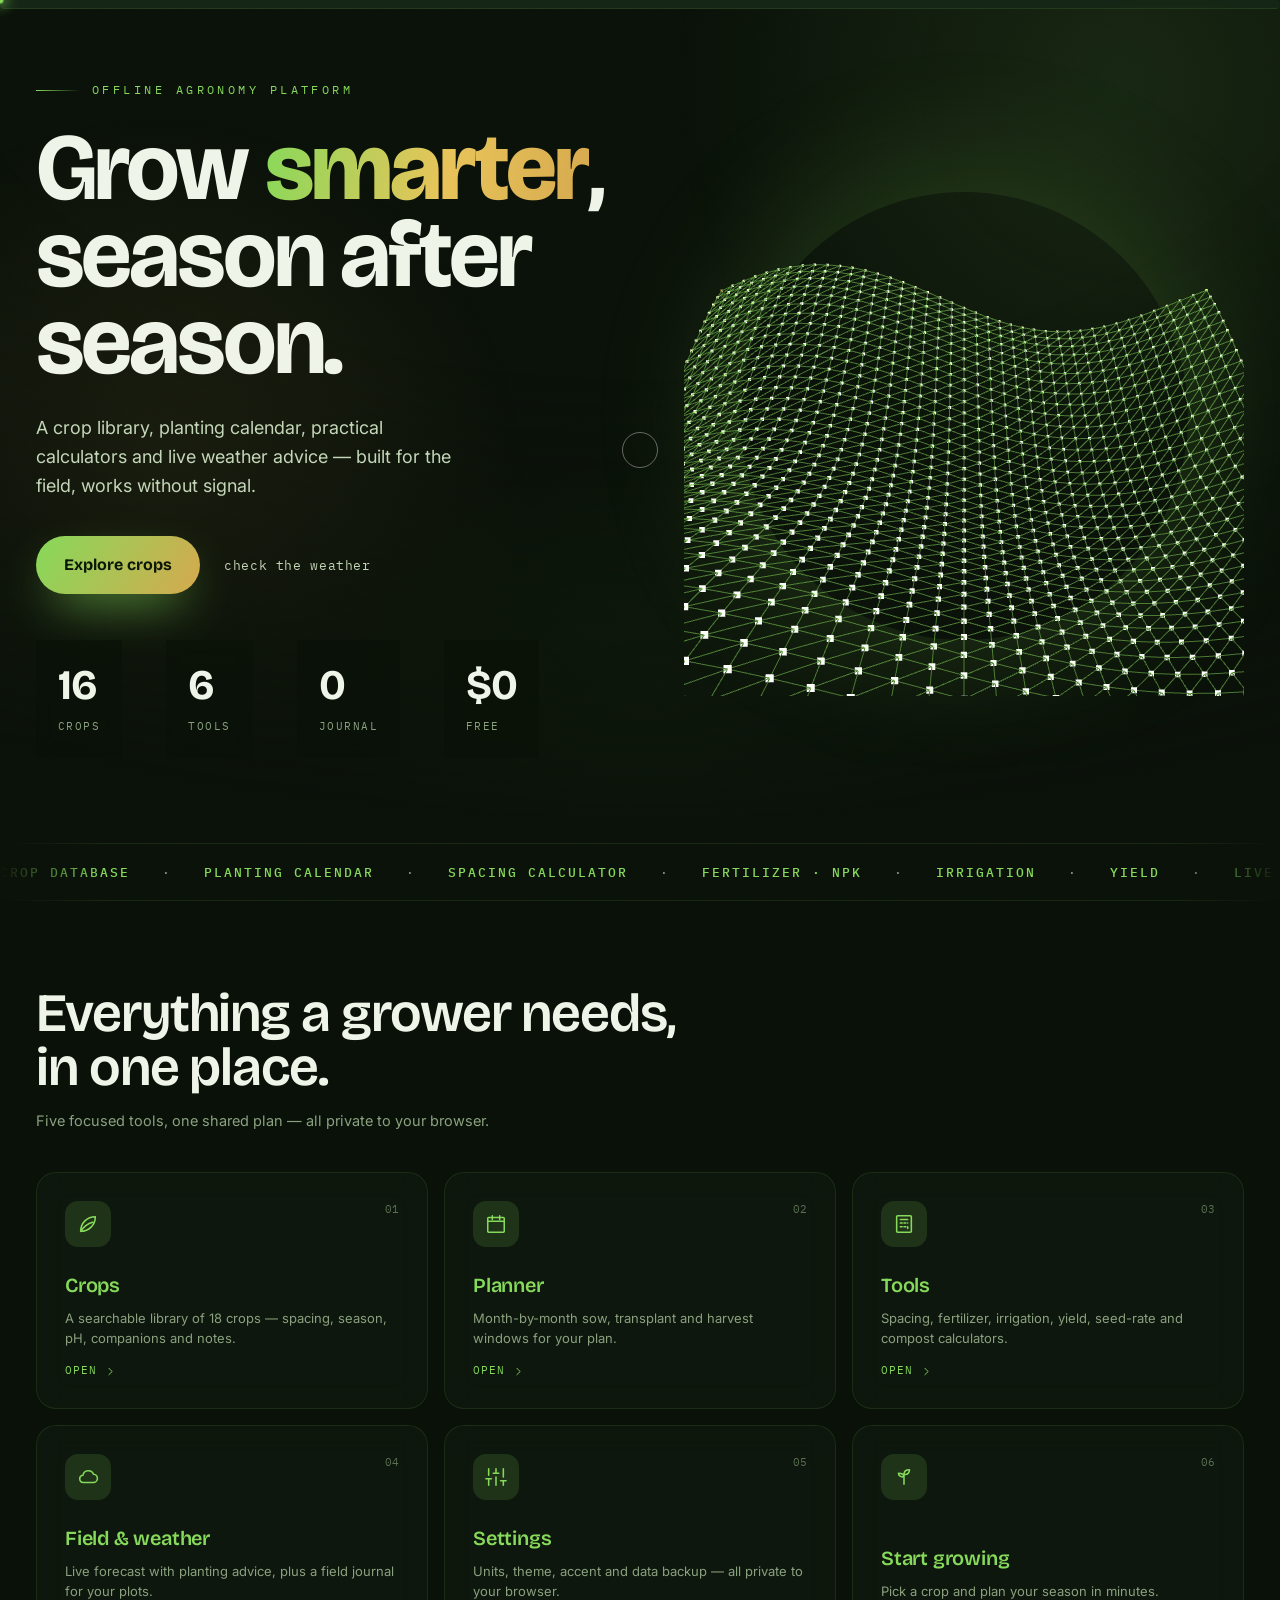
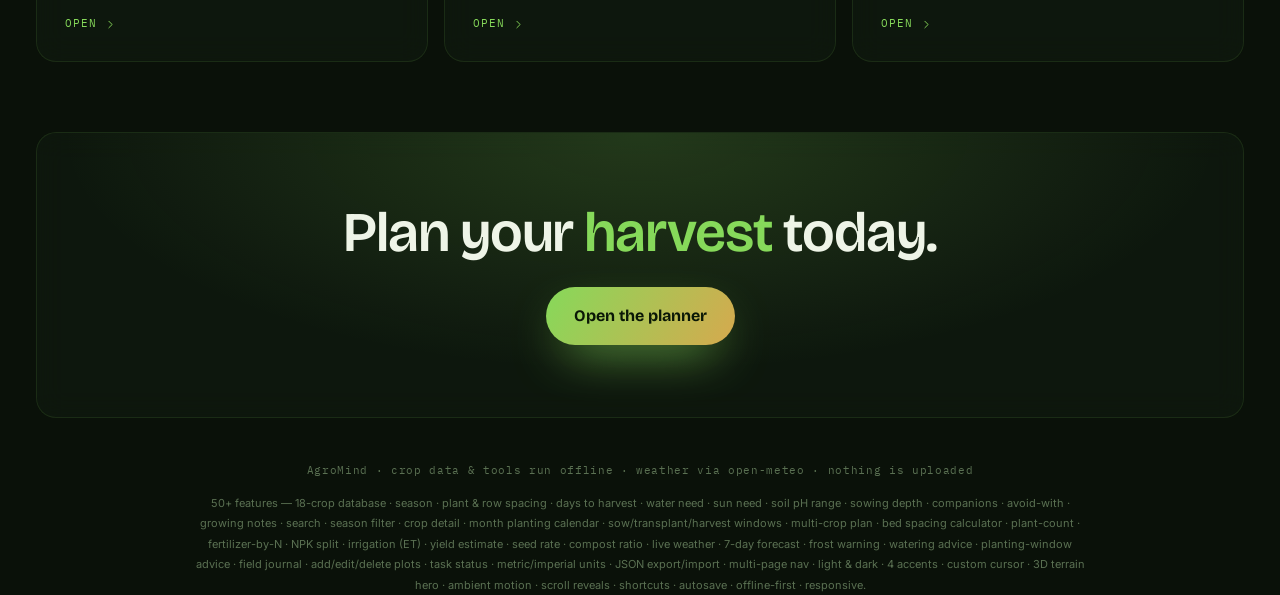
<file: index.html>
<!doctype html><html lang="en" data-theme="dark"><head><meta charset="utf-8"><meta name="viewport" content="width=device-width,initial-scale=1,viewport-fit=cover"><title>AgroMind — grow smarter, offline</title><meta name="description" content="An offline-first agronomy platform: crop database, planting calendar, calculators, live weather advice and a field journal. 50+ tools.">
<link rel="stylesheet" href="core.css"><link rel="stylesheet" href="app.css"></head><body>
<div id="topbar"></div>
<main class="home">
  <section class="hero2"><div class="hero2-in">
    <div class="hero2-copy reveal">
      <div class="kicker">Offline agronomy platform</div>
      <h1>Grow <em>smarter</em>, season after season.</h1>
      <p>A crop library, planting calendar, practical calculators and live weather advice — built for the field, works without signal.</p>
      <div class="cta-row"><a class="btn-xl" href="crops.html" data-mag>Explore crops</a><a class="btn-ghost" href="field.html">check the weather</a></div>
      <div class="metastrip" id="meta"></div>
    </div>
    <div class="hero2-visual reveal"><canvas id="hero3d"></canvas></div>
  </div></section>
  <div class="marquee2"><div class="marq-track" id="marq"></div></div>
  <section class="feat2"><div class="feat2-head reveal"><h2>Everything a grower needs, in one place.</h2><p>Five focused tools, one shared plan — all private to your browser.</p></div><div class="feat2-grid" id="fgrid"></div></section>
  <section class="cta2"><div class="cta2-in reveal"><h2>Plan your <em>harvest</em> today.</h2><a class="btn-xl" href="planner.html" data-mag>Open the planner</a></div></section>
  <div class="foot">AgroMind · crop data & tools run offline · weather via open-meteo · nothing is uploaded</div>
  <div class="feat" id="featlist"></div>
</main><script src="three.min.js"></script><script src="app.js"></script><script src="core.js"></script></body></html>
</file>
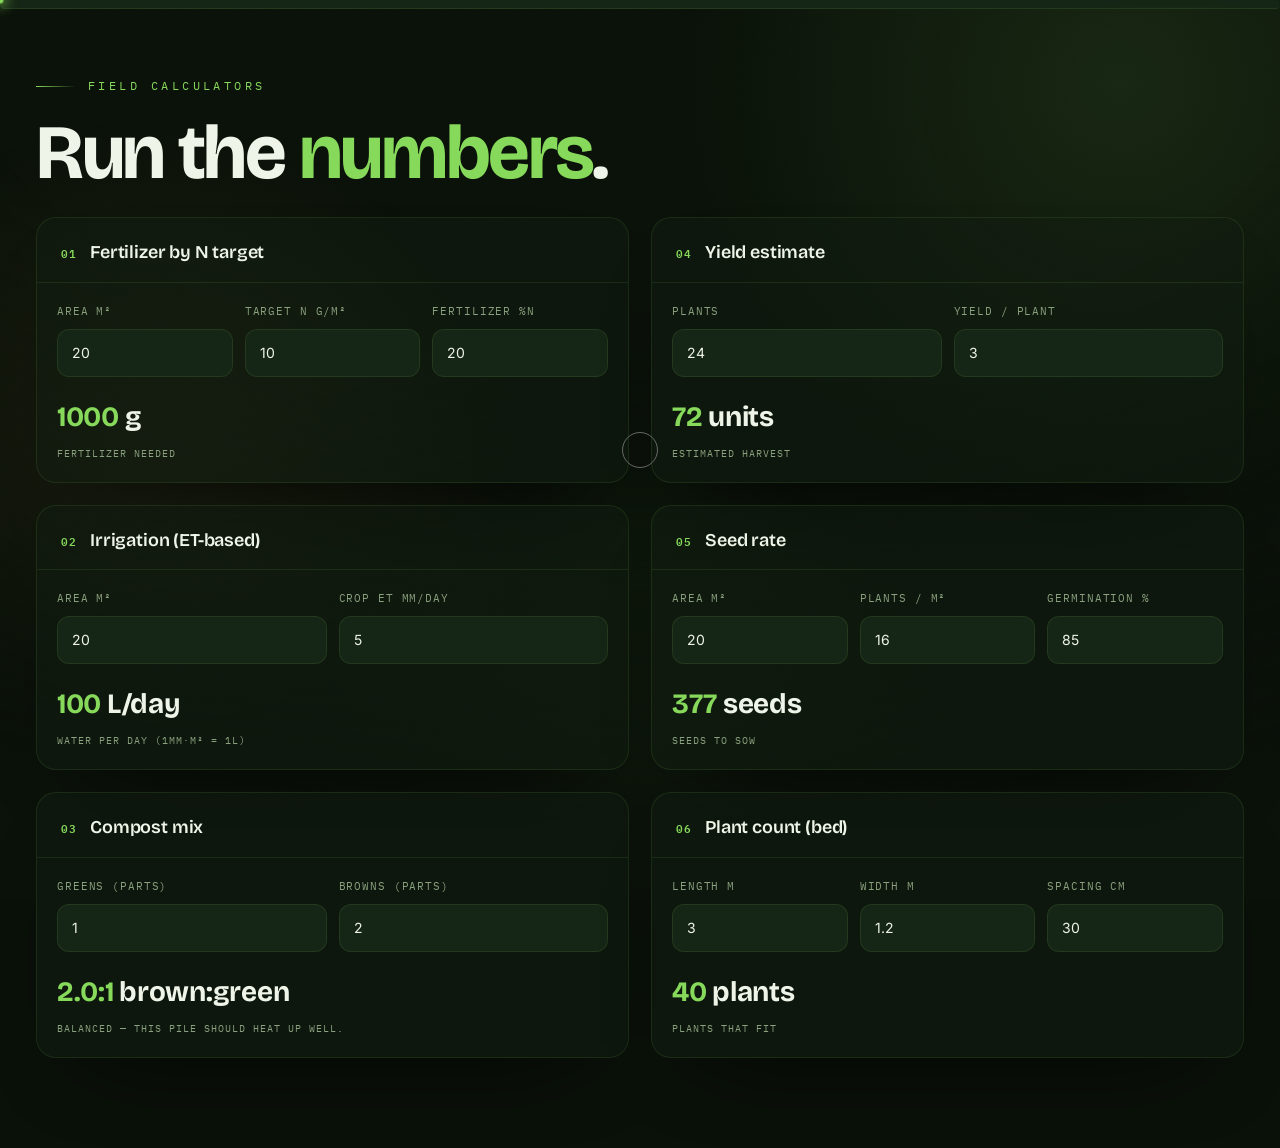
<file: calculators.html>
<!doctype html><html lang="en" data-theme="dark"><head><meta charset="utf-8"><meta name="viewport" content="width=device-width,initial-scale=1,viewport-fit=cover"><title>AgroMind — Tools</title><meta name="description" content="Spacing, fertilizer, irrigation, yield, seed-rate and compost calculators for the field.">
<link rel="stylesheet" href="core.css"><link rel="stylesheet" href="app.css"></head><body>
<div id="topbar"></div>
<main class="shell"><div class="page">
  <section class="phead" style="padding-bottom:26px"><div class="eyebrow">Field calculators</div><h1>Run the <em>numbers</em>.</h1></section>
  <div class="grid2 even">
    <div class="col">
      <section class="card reveal"><div class="ch"><h2>Fertilizer by N target</h2></div><div style="padding:20px"><div class="row"><div class="fld" style="margin:0;flex:1;min-width:100px"><label>Area m²</label><input class="inp" id="f_area" type="number" value="20"></div><div class="fld" style="margin:0;flex:1;min-width:100px"><label>Target N g/m²</label><input class="inp" id="f_n" type="number" value="10"></div><div class="fld" style="margin:0;flex:1;min-width:100px"><label>Fertilizer %N</label><input class="inp" id="f_pct" type="number" value="20"></div></div><div class="metric" style="margin-top:18px"><div class="n" id="f_out"></div><div class="l">fertilizer needed</div></div></div></section>
      <section class="card reveal"><div class="ch"><h2>Irrigation (ET-based)</h2></div><div style="padding:20px"><div class="row"><div class="fld" style="margin:0;flex:1;min-width:100px"><label>Area m²</label><input class="inp" id="i_area" type="number" value="20"></div><div class="fld" style="margin:0;flex:1;min-width:120px"><label>Crop ET mm/day</label><input class="inp" id="i_etc" type="number" value="5"></div></div><div class="metric" style="margin-top:18px"><div class="n" id="i_out"></div><div class="l">water per day (1mm·m² = 1L)</div></div></div></section>
      <section class="card reveal"><div class="ch"><h2>Compost mix</h2></div><div style="padding:20px"><div class="row"><div class="fld" style="margin:0;flex:1;min-width:100px"><label>Greens (parts)</label><input class="inp" id="c_green" type="number" value="1"></div><div class="fld" style="margin:0;flex:1;min-width:100px"><label>Browns (parts)</label><input class="inp" id="c_brown" type="number" value="2"></div></div><div class="metric" style="margin-top:18px"><div class="n" id="c_out"></div><div class="l" id="c_note">target 2–3 : 1</div></div></div></section>
    </div>
    <div class="col">
      <section class="card reveal"><div class="ch"><h2>Yield estimate</h2></div><div style="padding:20px"><div class="row"><div class="fld" style="margin:0;flex:1;min-width:100px"><label>Plants</label><input class="inp" id="y_pl" type="number" value="24"></div><div class="fld" style="margin:0;flex:1;min-width:120px"><label>Yield / plant</label><input class="inp" id="y_per" type="number" value="3"></div></div><div class="metric" style="margin-top:18px"><div class="n" id="y_out"></div><div class="l">estimated harvest</div></div></div></section>
      <section class="card reveal"><div class="ch"><h2>Seed rate</h2></div><div style="padding:20px"><div class="row"><div class="fld" style="margin:0;flex:1;min-width:90px"><label>Area m²</label><input class="inp" id="s_area" type="number" value="20"></div><div class="fld" style="margin:0;flex:1;min-width:110px"><label>Plants / m²</label><input class="inp" id="s_den" type="number" value="16"></div><div class="fld" style="margin:0;flex:1;min-width:110px"><label>Germination %</label><input class="inp" id="s_germ" type="number" value="85"></div></div><div class="metric" style="margin-top:18px"><div class="n" id="s_out"></div><div class="l">seeds to sow</div></div></div></section>
      <section class="card reveal"><div class="ch"><h2>Plant count (bed)</h2></div><div style="padding:20px"><div class="row"><div class="fld" style="margin:0;flex:1;min-width:90px"><label>Length m</label><input class="inp" id="sp_l" type="number" value="3"></div><div class="fld" style="margin:0;flex:1;min-width:90px"><label>Width m</label><input class="inp" id="sp_w" type="number" value="1.2"></div><div class="fld" style="margin:0;flex:1;min-width:110px"><label>Spacing cm</label><input class="inp" id="sp_s" type="number" value="30"></div></div><div class="metric" style="margin-top:18px"><div class="n" id="sp_out"></div><div class="l">plants that fit</div></div></div></section>
    </div>
  </div>
</div></main><script src="three.min.js"></script><script src="app.js"></script><script src="core.js"></script></body></html>
</file>
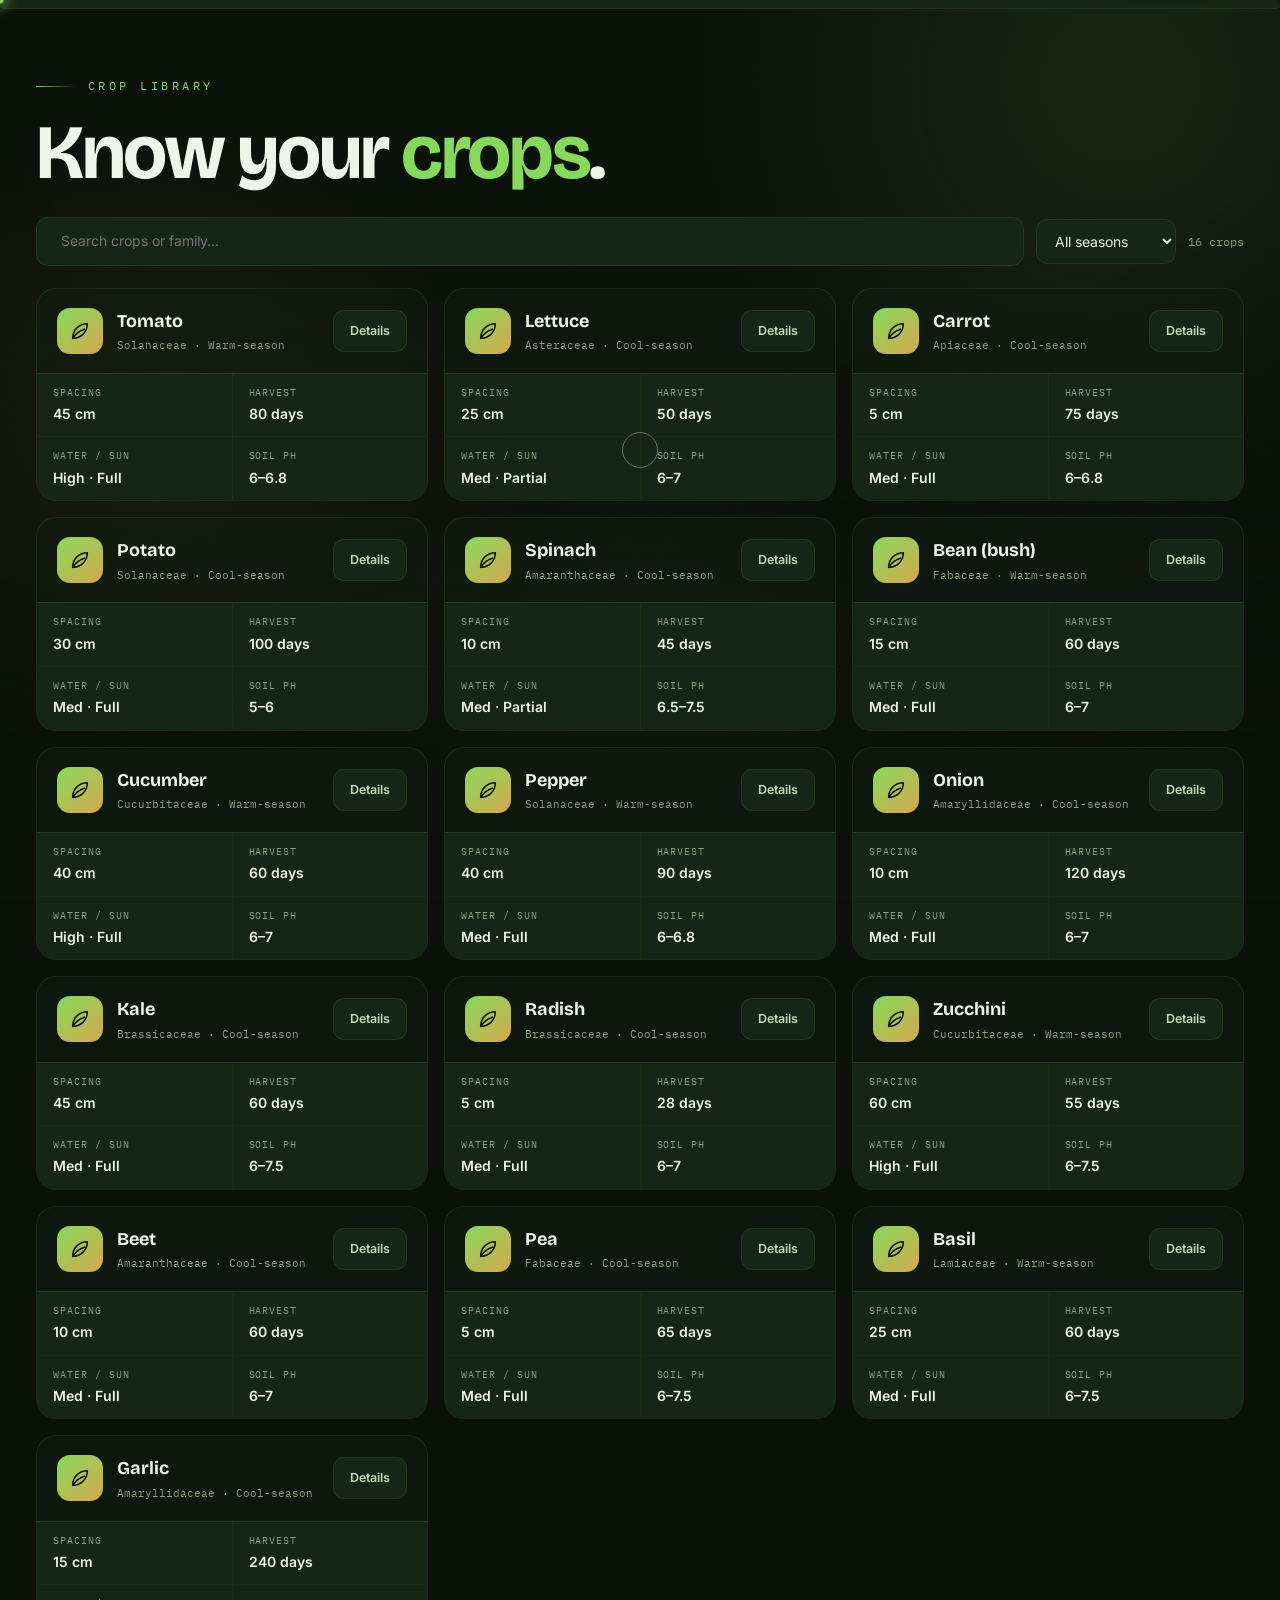
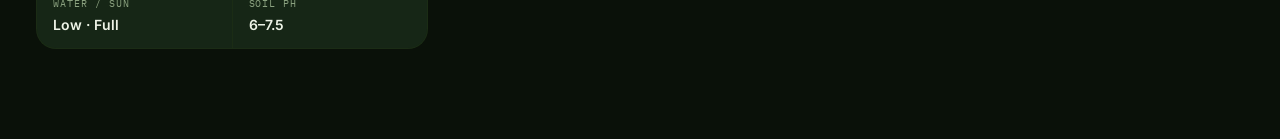
<file: crops.html>
<!doctype html><html lang="en" data-theme="dark"><head><meta charset="utf-8"><meta name="viewport" content="width=device-width,initial-scale=1,viewport-fit=cover"><title>AgroMind — Crops</title><meta name="description" content="A searchable library of 18 crops with spacing, season, pH, companions and growing notes.">
<link rel="stylesheet" href="core.css"><link rel="stylesheet" href="app.css"></head><body>
<div id="topbar"></div>
<main class="shell"><div class="page">
  <section class="phead" style="padding-bottom:26px"><div class="eyebrow">Crop library</div><h1>Know your <em>crops</em>.</h1></section>
  <div class="row" style="margin-bottom:22px">
    <div class="inp" style="flex:1;min-width:200px;display:flex;align-items:center;gap:10px;padding:0 14px"><span style="color:var(--mut)"></span><input id="q" placeholder="Search crops or family…" style="border:none;background:transparent;outline:none;flex:1;padding:12px 0;color:var(--ink)"></div>
    <select class="inp" id="filter" style="width:auto"><option value="all">All seasons</option><option value="Cool">Cool-season</option><option value="Warm">Warm-season</option></select>
    <span class="k" id="cnt" style="font-family:var(--mono);font-size:12px;color:var(--mut)"></span>
  </div>
  <div id="list" style="display:grid;grid-template-columns:repeat(auto-fill,minmax(310px,1fr));gap:16px"></div>
</div></main><script src="three.min.js"></script><script src="app.js"></script><script src="core.js"></script></body></html>
</file>
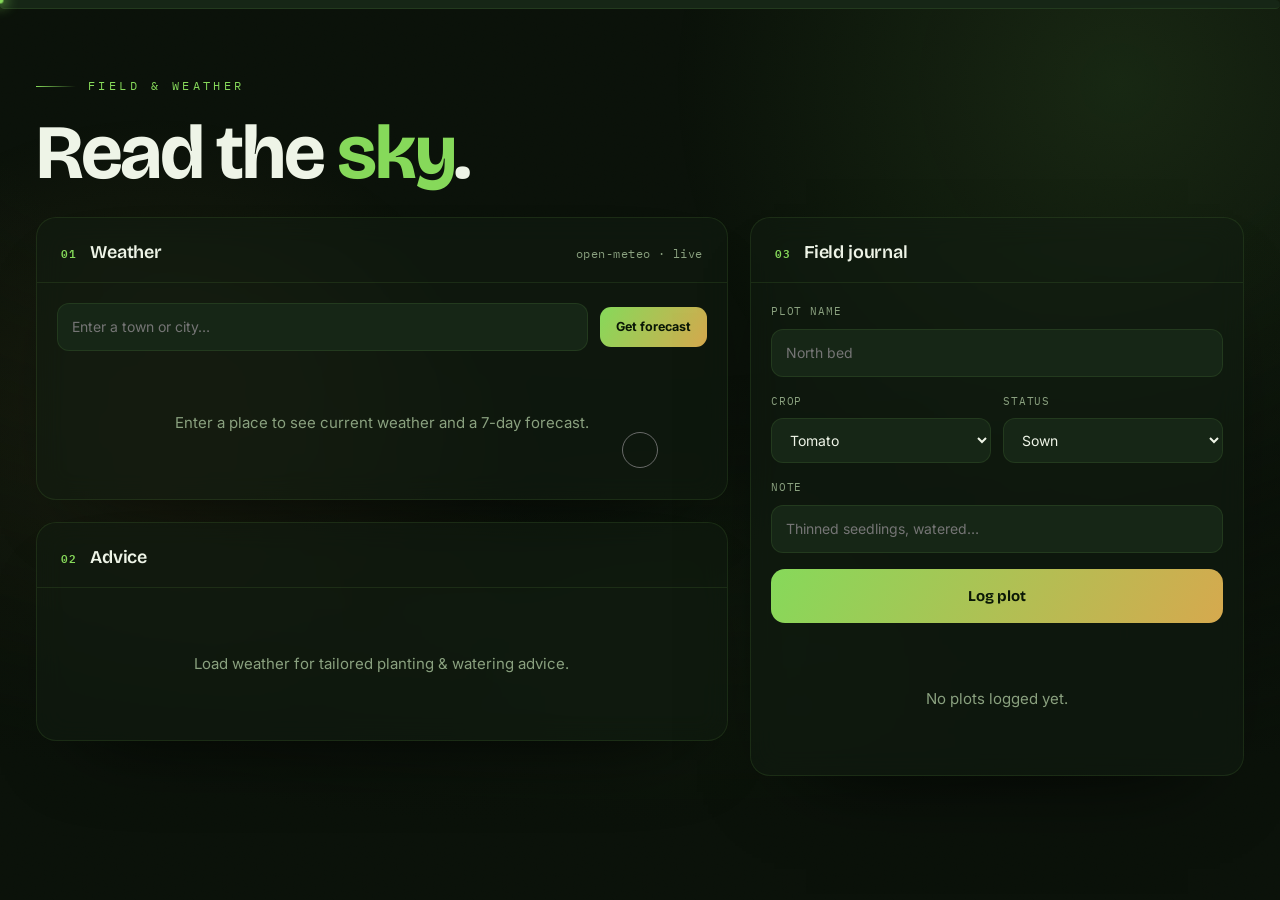
<file: field.html>
<!doctype html><html lang="en" data-theme="dark"><head><meta charset="utf-8"><meta name="viewport" content="width=device-width,initial-scale=1,viewport-fit=cover"><title>AgroMind — Field & Weather</title><meta name="description" content="Live weather with planting advice, plus a field journal for your plots.">
<link rel="stylesheet" href="core.css"><link rel="stylesheet" href="app.css"></head><body>
<div id="topbar"></div>
<main class="shell"><div class="page">
  <section class="phead" style="padding-bottom:26px"><div class="eyebrow">Field & weather</div><h1>Read the <em>sky</em>.</h1></section>
  <div class="grid2">
    <div class="col">
      <section class="card reveal"><div class="ch"><h2>Weather</h2><span class="k">open-meteo · live</span></div><div style="padding:20px">
        <div class="row" style="margin-bottom:16px"><input class="inp" id="wxin" placeholder="Enter a town or city…" style="flex:1;min-width:180px"><button class="btn primary" id="wxgo" data-press>Get forecast</button></div>
        <div id="wxbox"><div class="empty">Enter a place to see current weather and a 7-day forecast.</div></div>
      </div></section>
      <section class="card reveal"><div class="ch"><h2>Advice</h2></div><div style="padding:20px" id="advice"><div class="empty">Load weather for tailored planting & watering advice.</div></div></section>
    </div>
    <div class="col">
      <section class="card reveal"><div class="ch"><h2>Field journal</h2></div><div style="padding:20px">
        <div class="fld" style="margin-top:0"><label>Plot name</label><input class="inp" id="jplot" placeholder="North bed"></div>
        <div class="row"><div class="fld" style="flex:1;min-width:120px"><label>Crop</label><select class="inp" id="jcrop"></select></div><div class="fld" style="flex:1;min-width:120px"><label>Status</label><select class="inp" id="jstatus"><option>Sown</option><option>Growing</option><option>Flowering</option><option>Harvesting</option><option>Done</option></select></div></div>
        <div class="fld"><label>Note</label><input class="inp" id="jnote" placeholder="Thinned seedlings, watered…"></div>
        <button class="save" data-press id="jadd" style="margin-top:16px">Log plot</button>
        <div style="margin-top:20px" id="journal"></div>
      </div></section>
    </div>
  </div>
</div></main><script src="three.min.js"></script><script src="app.js"></script><script src="core.js"></script></body></html>
</file>
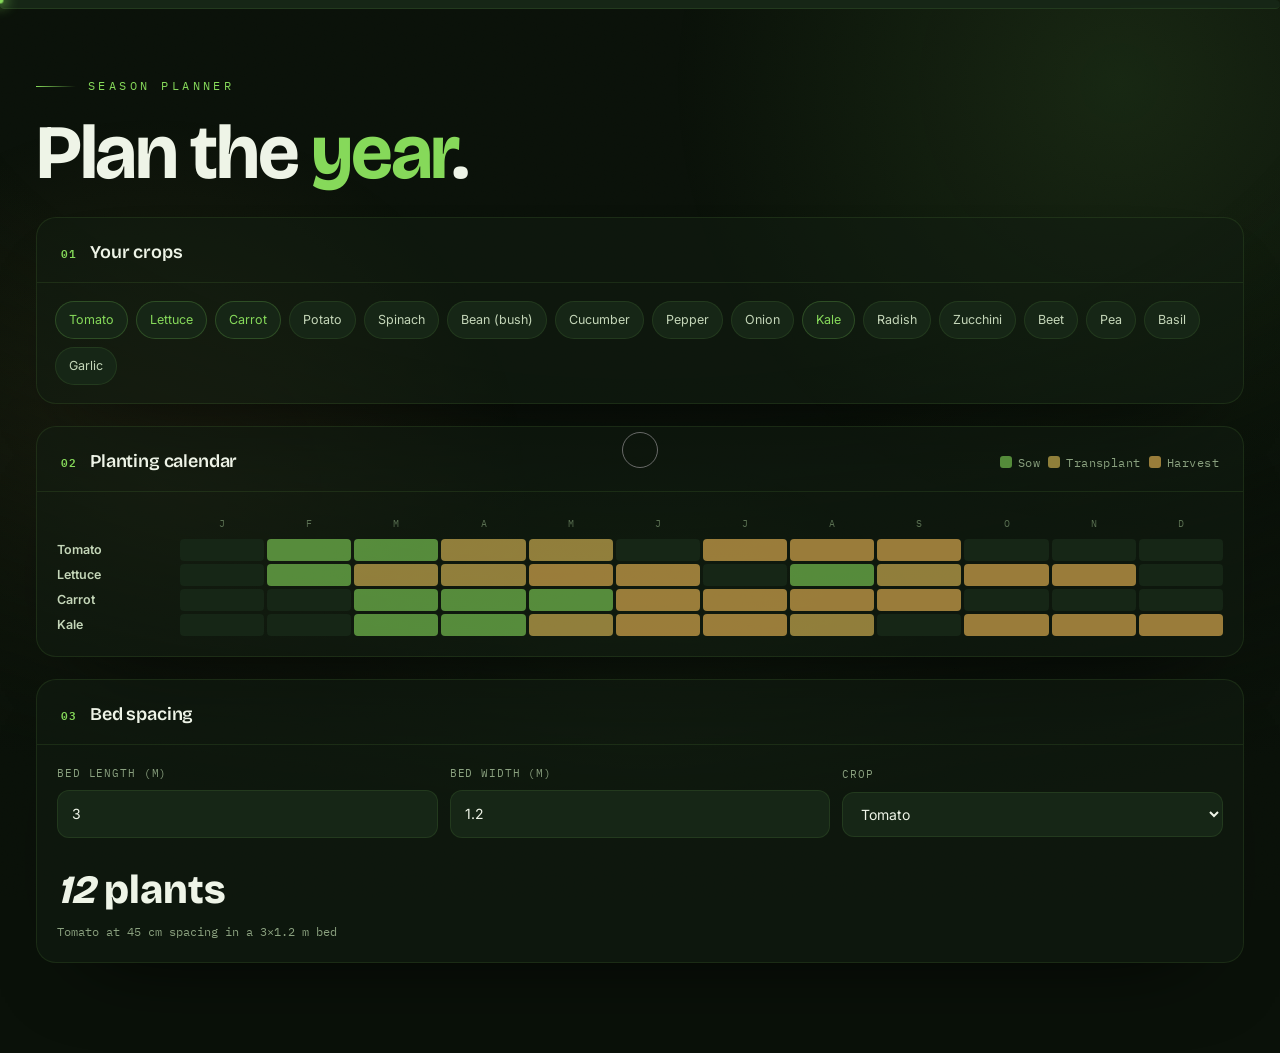
<file: planner.html>
<!doctype html><html lang="en" data-theme="dark"><head><meta charset="utf-8"><meta name="viewport" content="width=device-width,initial-scale=1,viewport-fit=cover"><title>AgroMind — Planner</title><meta name="description" content="Month-by-month sow, transplant and harvest calendar plus a bed spacing calculator.">
<link rel="stylesheet" href="core.css"><link rel="stylesheet" href="app.css"></head><body>
<div id="topbar"></div>
<main class="shell"><div class="page">
  <section class="phead" style="padding-bottom:26px"><div class="eyebrow">Season planner</div><h1>Plan the <em>year</em>.</h1></section>
  <section class="card reveal" style="margin-bottom:22px"><div class="ch"><h2>Your crops</h2></div><div style="padding:18px"><div class="chips" id="pick"></div></div></section>
  <section class="card reveal" style="margin-bottom:22px"><div class="ch"><h2>Planting calendar</h2><span class="k legend"><span><i style="background:color-mix(in srgb,var(--acc) 60%,transparent)"></i>Sow</span><span><i style="background:color-mix(in srgb,var(--amb) 60%,transparent)"></i>Transplant</span><span><i style="background:color-mix(in srgb,var(--acc2) 70%,transparent)"></i>Harvest</span></span></div><div style="padding:20px;overflow-x:auto" id="plan"></div></section>
  <section class="card reveal"><div class="ch"><h2>Bed spacing</h2></div><div style="padding:20px"><div class="row">
    <div class="fld" style="margin:0;flex:1;min-width:120px"><label>Bed length (m)</label><input class="inp" id="bl" type="number" value="3" min="0"></div>
    <div class="fld" style="margin:0;flex:1;min-width:120px"><label>Bed width (m)</label><input class="inp" id="bw" type="number" value="1.2" min="0"></div>
    <div class="fld" style="margin:0;flex:1;min-width:140px"><label>Crop</label><select class="inp" id="bc"></select></div>
  </div><div style="margin-top:20px;font-family:var(--disp);font-weight:800;font-size:40px" id="scOut"></div><div style="color:var(--mut);font-family:var(--mono);font-size:12px" id="scNote"></div></div></section>
</div></main><script src="three.min.js"></script><script src="app.js"></script><script src="core.js"></script></body></html>
</file>
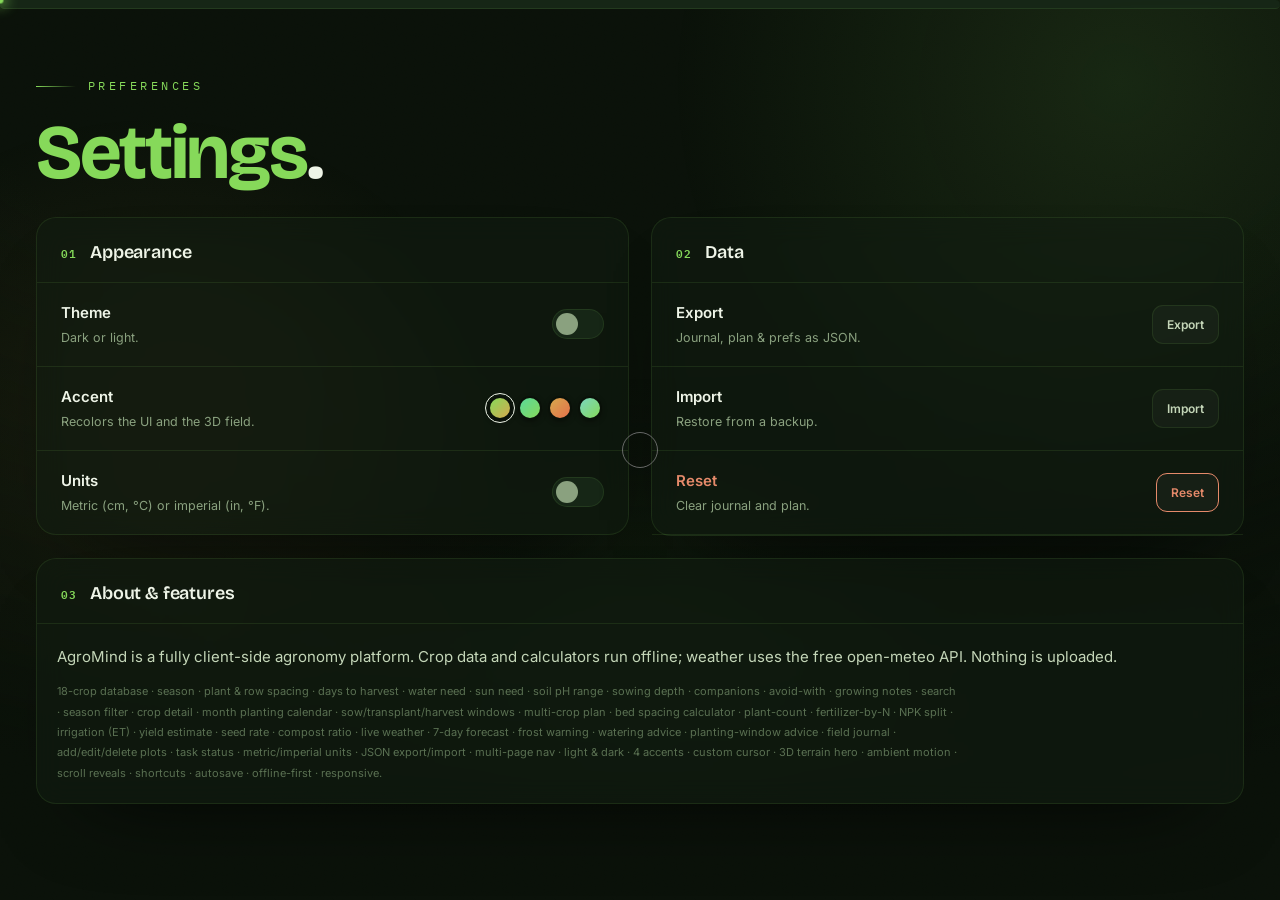
<file: settings.html>
<!doctype html><html lang="en" data-theme="dark"><head><meta charset="utf-8"><meta name="viewport" content="width=device-width,initial-scale=1,viewport-fit=cover"><title>AgroMind — Settings</title><meta name="description" content="Units, theme, accent and data backup.">
<link rel="stylesheet" href="core.css"><link rel="stylesheet" href="app.css"></head><body>
<div id="topbar"></div>
<main class="shell"><div class="page">
  <section class="phead" style="padding-bottom:26px"><div class="eyebrow">Preferences</div><h1><em>Settings</em>.</h1></section>
  <div class="grid2 even">
    <div class="col">
      <section class="card reveal"><div class="ch"><h2>Appearance</h2></div>
        <div class="setrow"><div><div class="si">Theme</div><div class="sd">Dark or light.</div></div><button class="toggle" id="themeToggle"></button></div>
        <div class="setrow"><div><div class="si">Accent</div><div class="sd">Recolors the UI and the 3D field.</div></div><div class="accents" id="accents2"></div></div>
        <div class="setrow"><div><div class="si">Units</div><div class="sd">Metric (cm, °C) or imperial (in, °F).</div></div><button class="toggle" id="unitToggle"></button></div>
      </section>
    </div>
    <div class="col">
      <section class="card reveal"><div class="ch"><h2>Data</h2></div>
        <div class="setrow"><div><div class="si">Export</div><div class="sd">Journal, plan & prefs as JSON.</div></div><button class="ghost" id="exp" data-press>Export</button></div>
        <div class="setrow"><div><div class="si">Import</div><div class="sd">Restore from a backup.</div></div><button class="ghost" id="imp" data-press>Import</button></div>
        <div class="setrow"><div><div class="si" style="color:var(--rose)">Reset</div><div class="sd">Clear journal and plan.</div></div><button class="ghost" id="reset" data-press style="border-color:var(--rose);color:var(--rose)">Reset</button></div>
        <input type="file" id="impf" accept="application/json" style="display:none">
      </section>
    </div>
  </div>
  <section class="card reveal" style="margin-top:22px"><div class="ch"><h2>About & features</h2></div><div style="padding:20px"><p style="color:var(--ink2);line-height:1.7;margin-bottom:12px">AgroMind is a fully client-side agronomy platform. Crop data and calculators run offline; weather uses the free open-meteo API. Nothing is uploaded.</p><div class="feat" id="featlist" style="text-align:left;margin:0"></div></div></section>
</div></main><script src="three.min.js"></script><script src="app.js"></script><script src="core.js"></script></body></html>
</file>
<file: core.css>
/* ===== core.css — shared design system (driven by CSS vars set in app.css) ===== */
*{box-sizing:border-box;margin:0;padding:0}
html{scroll-behavior:smooth}
body{color:var(--ink);font-family:var(--sans);font-size:15px;line-height:1.6;min-height:100vh;overflow-x:hidden;-webkit-font-smoothing:antialiased;background:var(--bg);counter-reset:card}
#bg3d{position:fixed;inset:0;z-index:0;pointer-events:none}
.vig{position:fixed;inset:0;z-index:1;pointer-events:none;background:radial-gradient(130% 100% at 50% 0%,transparent 42%,var(--bg) 92%)}
.grain{position:fixed;inset:0;z-index:1;pointer-events:none;opacity:.05;mix-blend-mode:overlay;background-image:url("data:image/svg+xml,%3Csvg xmlns='http://www.w3.org/2000/svg' width='140' height='140'%3E%3Cfilter id='n'%3E%3CfeTurbulence type='fractalNoise' baseFrequency='.9' numOctaves='2'/%3E%3C/filter%3E%3Crect width='100%25' height='100%25' filter='url(%23n)'/%3E%3C/svg%3E")}
@media(prefers-reduced-motion:reduce){*{animation-duration:.01ms!important;transition-duration:.01ms!important}}
button,input,select,textarea{font:inherit;color:inherit}
a{color:var(--acc);text-decoration:none}
::selection{background:color-mix(in srgb,var(--acc) 32%,transparent)}
.hidden{display:none!important}
svg.ic{display:inline-block;vertical-align:middle}
/* cursor */
.cur-ring,.cur-dot{position:fixed;top:0;left:0;z-index:9999;pointer-events:none;border-radius:50%;will-change:transform;transform:translate(-50%,-50%)}
.cur-dot{width:7px;height:7px;background:var(--acc);box-shadow:0 0 14px 2px var(--acc)}
.cur-ring{width:36px;height:36px;border:1.5px solid #ffffff66;mix-blend-mode:difference;transition:width .25s cubic-bezier(.22,1.3,.5,1),height .25s cubic-bezier(.22,1.3,.5,1)}
.cur-ring.hov{width:62px;height:62px}
.cur-ring.txt{width:3px;height:28px;border-radius:2px;background:var(--acc);border:none;mix-blend-mode:normal}
.cur-ring.down{width:26px;height:26px}
body.cur{cursor:none}body.cur *{cursor:none!important}
@media(hover:none),(prefers-reduced-motion:reduce){.cur-ring,.cur-dot{display:none!important}body.cur,body.cur *{cursor:auto!important}}
[data-press]{transition:transform .1s cubic-bezier(.3,0,.3,1),background var(--sp),color var(--sp),border-color var(--sp),box-shadow var(--sp)}
[data-press].press{transform:scale(.96)}
/* nav */
.bar{position:sticky;top:0;z-index:40;backdrop-filter:blur(16px) saturate(1.4);background:color-mix(in srgb,var(--bg) 64%,transparent);border-bottom:1px solid var(--hair)}
.bar .in{max-width:1280px;margin:0 auto;padding:15px 36px;display:flex;align-items:center;gap:16px}
@media(max-width:860px){.bar .in{padding:13px 20px}}
.logo{display:flex;align-items:center;gap:12px;font-family:var(--disp);font-weight:var(--logow,700);font-size:21px;letter-spacing:var(--logotrack,-.01em)}
.logo .mk{width:34px;height:34px;border-radius:var(--mkradius,10px);display:grid;place-items:center;background:var(--mkbg,linear-gradient(140deg,var(--acc),var(--acc2)));color:var(--mkfg,#fff);box-shadow:0 8px 24px -8px var(--acc)}
.nav{display:flex;gap:4px;margin-left:10px}
.nav a{padding:8px 14px;border-radius:10px;font-family:var(--navfont,var(--mono));font-size:13px;color:var(--mut);position:relative;transition:color .25s;letter-spacing:.02em}
.nav a:hover{color:var(--ink)}
.nav a.on{color:var(--acc)}
.nav a.on::after{content:"";position:absolute;left:14px;right:14px;bottom:1px;height:2px;border-radius:2px;background:linear-gradient(90deg,var(--acc),var(--acc2))}
.spacer{flex:1}
.accents{display:flex;gap:6px;margin-right:2px}
.ad{width:18px;height:18px;border-radius:50%;cursor:pointer;border:2px solid var(--bg);box-shadow:0 2px 6px -2px #000a}
.ad.on{outline:1.5px solid var(--ink);outline-offset:2px}
.iconbtn{width:38px;height:38px;border-radius:11px;background:var(--panel);border:1px solid var(--hair);cursor:pointer;color:var(--mut);display:grid;place-items:center;backdrop-filter:blur(8px)}
.iconbtn:hover{color:var(--acc);border-color:var(--glassbrd)}
.pill{background:#ffffff0a;border:1px solid var(--glassbrd);border-radius:999px;padding:10px 18px;font-size:13px;font-weight:600;cursor:pointer;color:var(--ink);display:inline-flex;align-items:center;gap:8px}
.pill:hover{border-color:#ffffff40}
.pill.primary{background:linear-gradient(120deg,var(--acc),var(--acc2));border:none;color:var(--onacc,#07140e);box-shadow:0 16px 36px -14px var(--acc);font-weight:700}
.navtoggle{display:none}
@media(max-width:860px){.nav{position:fixed;top:60px;left:0;right:0;flex-direction:column;background:var(--panelsolid);border-bottom:1px solid var(--hair);padding:10px;margin:0;z-index:39;transform:translateY(-130%);transition:transform .35s cubic-bezier(.22,1,.36,1);gap:2px}.nav.open{transform:translateY(0)}.nav a.on::after{display:none}.nav a.on{background:var(--hair)}.navtoggle{display:grid}}
/* shell + landing */
.shell{max-width:1280px;margin:0 auto;padding:0 36px 90px;position:relative;z-index:3}
@media(max-width:860px){.shell{padding:0 20px 70px}}
.page{animation:rise .6s cubic-bezier(.22,1,.36,1) both}
@keyframes rise{from{opacity:0;transform:translateY(22px)}}
.home{position:relative;z-index:3}
.hero2{min-height:calc(100vh - 66px);display:flex;align-items:center;padding:20px 0 40px}
.hero2-in{max-width:1280px;margin:0 auto;padding:0 36px;display:grid;grid-template-columns:1.02fr .98fr;gap:44px;align-items:center;width:100%}
@media(max-width:980px){.hero2-in{grid-template-columns:1fr;gap:24px;padding:0 20px}.hero2{min-height:auto;padding:36px 0}}
.kicker{display:inline-flex;align-items:center;gap:12px;font-family:var(--mono);font-size:11.5px;letter-spacing:.3em;text-transform:uppercase;color:var(--acc);margin-bottom:26px}
.kicker::before{content:"";width:44px;height:1px;background:linear-gradient(90deg,var(--acc),transparent)}
.hero2 h1{font-family:var(--disp);font-weight:var(--h1w,700);font-size:clamp(48px,7.4vw,110px);line-height:.92;letter-spacing:-.03em}
.hero2 h1 em{font-style:var(--emstyle,italic);font-weight:var(--emw,400);font-family:var(--emfont,var(--disp));background:linear-gradient(100deg,var(--acc),var(--amb) 55%,var(--acc2));-webkit-background-clip:text;background-clip:text;color:transparent}
.hero2 p{margin-top:26px;max-width:440px;font-size:18px;line-height:1.62;color:var(--ink2)}
.cta-row{margin-top:36px;display:flex;align-items:center;gap:16px;flex-wrap:wrap}
.btn-xl{display:inline-flex;align-items:center;gap:12px;background:linear-gradient(120deg,var(--acc),var(--acc2));color:var(--onacc,#07140e);font-family:var(--disp);font-weight:700;font-size:16px;padding:16px 28px;border-radius:999px;box-shadow:0 20px 50px -18px var(--acc);transition:transform .3s}
.btn-xl:hover{transform:translateY(-2px)}
.btn-ghost{color:var(--ink2);font-family:var(--mono);font-size:12.5px;letter-spacing:.05em;padding:14px 8px}
.btn-ghost:hover{color:var(--acc)}
.metastrip{margin-top:46px;display:flex;gap:44px;flex-wrap:wrap}
.metastrip .m .n{font-family:var(--disp);font-weight:700;font-size:34px;line-height:1;letter-spacing:-.02em}
.metastrip .m .n em{font-style:normal;color:var(--acc)}
.metastrip .m .l{font-family:var(--mono);font-size:10px;letter-spacing:.14em;text-transform:uppercase;color:var(--mut);margin-top:8px}
.hero2-visual{position:relative;aspect-ratio:1/1;max-width:560px;width:100%;justify-self:end}
@media(max-width:980px){.hero2-visual{max-width:380px;margin:0 auto;justify-self:center}}
.hero2-visual canvas{position:absolute;inset:0;width:100%;height:100%}
.hero2-visual::after{content:"";position:absolute;inset:10%;border-radius:50%;box-shadow:0 0 130px 24px color-mix(in srgb,var(--acc) 16%,transparent);pointer-events:none}
.marquee2{border-top:1px solid var(--hair);border-bottom:1px solid var(--hair);overflow:hidden;padding:18px 0;-webkit-mask:linear-gradient(90deg,transparent,#000 8%,#000 92%,transparent)}
.marq-track{display:flex;width:max-content;animation:marq 30s linear infinite;font-family:var(--mono);font-size:12.5px;letter-spacing:.16em;text-transform:uppercase;color:var(--mut)}
.marq-track span{display:flex;align-items:center;gap:32px;padding-right:32px}
.marq-track b{color:var(--acc);font-weight:500}
@keyframes marq{to{transform:translateX(-50%)}}
@media(prefers-reduced-motion:reduce){.marq-track{animation:none}}
.feat2{max-width:1280px;margin:0 auto;padding:86px 36px 40px}
@media(max-width:980px){.feat2{padding:54px 20px 20px}}
.feat2-head{margin-bottom:40px;max-width:640px}
.feat2-head h2{font-family:var(--disp);font-weight:var(--h2w,600);font-size:clamp(30px,4.4vw,54px);line-height:1;letter-spacing:-.02em}
.feat2-head p{color:var(--mut);font-size:14.5px;margin-top:14px}
.feat2-grid{display:grid;grid-template-columns:repeat(3,1fr);gap:16px}
@media(max-width:820px){.feat2-grid{grid-template-columns:1fr 1fr}}
@media(max-width:520px){.feat2-grid{grid-template-columns:1fr}}
.fcell{position:relative;padding:28px;border-radius:var(--r2);background:var(--panel);backdrop-filter:blur(14px);border:1px solid var(--hair);min-height:200px;display:flex;flex-direction:column;overflow:hidden;transition:transform .4s cubic-bezier(.22,1,.36,1),border-color .4s}
.fcell:hover{transform:translateY(-5px);border-color:var(--glassbrd)}
.fcell .fi{width:46px;height:46px;border-radius:13px;display:grid;place-items:center;color:var(--acc);background:color-mix(in srgb,var(--acc) 12%,transparent);margin-bottom:auto}
.fcell .fx{position:absolute;top:28px;right:28px;font-family:var(--mono);font-size:11px;color:var(--dim)}
.fcell h3{font-family:var(--disp);font-weight:600;font-size:20px;margin-top:22px;letter-spacing:-.01em}
.fcell p{color:var(--mut);font-size:13px;line-height:1.55;margin-top:7px}
.fcell .go{font-family:var(--mono);font-size:11px;letter-spacing:.08em;text-transform:uppercase;color:var(--acc);margin-top:14px;display:flex;align-items:center;gap:7px}
.fcell .go .ic{transition:transform .35s}.fcell:hover .go .ic{transform:translateX(5px)}
.cta2{max-width:1280px;margin:30px auto 0;padding:0 36px}
.cta2-in{position:relative;overflow:hidden;border-radius:var(--r2);border:1px solid var(--hair);padding:72px 40px;text-align:center;background:var(--panel);backdrop-filter:blur(14px)}
.cta2-in::before{content:"";position:absolute;inset:0;background:radial-gradient(80% 140% at 50% 0%,color-mix(in srgb,var(--acc) 18%,transparent),transparent 60%)}
.cta2-in h2{position:relative;font-family:var(--disp);font-weight:var(--h2w,600);font-size:clamp(30px,4.6vw,56px);line-height:1;letter-spacing:-.02em}
.cta2-in h2 em{font-style:var(--emstyle,italic);font-family:var(--emfont,var(--disp));color:var(--acc)}
.cta2-in .btn-xl{position:relative;margin-top:26px}
/* page head */
.phead{padding:68px 0 36px;max-width:960px;position:relative}
@media(max-width:860px){.phead{padding:44px 0 26px}}
.eyebrow{font-family:var(--mono);font-size:11.5px;letter-spacing:.3em;text-transform:uppercase;color:var(--acc);margin-bottom:22px;display:flex;align-items:center;gap:12px}
.eyebrow::before{content:"";width:40px;height:1px;background:linear-gradient(90deg,var(--acc),transparent)}
.phead h1{font-family:var(--disp);font-weight:var(--h1w,700);font-size:clamp(40px,6vw,86px);line-height:.96;letter-spacing:-.03em}
.phead h1 em{font-style:var(--emstyle,italic);font-family:var(--emfont,var(--disp));color:var(--acc)}
.phead .lede{margin-top:20px;font-size:17px;line-height:1.6;color:var(--ink2);max-width:560px}
.reveal{opacity:0;transform:translateY(28px)}
.reveal.in{opacity:1;transform:none;transition:opacity .8s cubic-bezier(.22,1,.36,1),transform .8s cubic-bezier(.22,1,.36,1)}
/* cards + grid */
.card{position:relative;border-radius:var(--r2);background:var(--panel);backdrop-filter:blur(14px);border:1px solid var(--hair);box-shadow:0 40px 90px -56px #000}
.card .ch{display:flex;align-items:baseline;justify-content:space-between;gap:14px;padding:20px 24px 15px;border-bottom:1px solid var(--hair)}
.card .ch h2{font-family:var(--disp);font-weight:600;font-size:18px;letter-spacing:-.01em;display:flex;align-items:baseline;gap:13px}
.card .ch h2::before{counter-increment:card;content:counter(card,decimal-leading-zero);font-family:var(--mono);font-size:11px;color:var(--acc);letter-spacing:.1em}
.card .ch .k{font-family:var(--mono);font-size:11.5px;color:var(--mut);display:flex;gap:8px;align-items:center;letter-spacing:.04em}
.grid2{display:grid;grid-template-columns:1.4fr 1fr;gap:22px;align-items:start}
@media(max-width:900px){.grid2{grid-template-columns:1fr}}
.grid2.even{grid-template-columns:1fr 1fr}
@media(max-width:900px){.grid2.even{grid-template-columns:1fr}}
.col{display:flex;flex-direction:column;gap:22px;min-width:0}
/* stats */
.bigstats{display:grid;grid-template-columns:repeat(4,1fr);gap:1px;margin-bottom:26px;background:var(--hair);border:1px solid var(--hair);border-radius:var(--r2);overflow:hidden}
@media(max-width:700px){.bigstats{grid-template-columns:1fr 1fr}}
.bstat{padding:24px 22px;background:color-mix(in srgb,var(--bg) 55%,transparent);backdrop-filter:blur(8px)}
.bstat .n{font-family:var(--disp);font-weight:700;font-size:42px;color:var(--ink);line-height:1;letter-spacing:-.03em}
.bstat .n em{font-style:normal;color:var(--acc)}.bstat .n .u{font-size:16px;color:var(--mut)}
.bstat .l{font-family:var(--mono);font-size:10.5px;letter-spacing:.14em;text-transform:uppercase;color:var(--mut);margin-top:12px}
/* forms + controls */
.row{display:flex;gap:12px;flex-wrap:wrap;align-items:center}
.fld{margin-top:16px}.fld label{display:block;font-family:var(--mono);font-size:11px;letter-spacing:.08em;text-transform:uppercase;color:var(--mut);margin-bottom:8px}
.inp,.ta,select.inp{width:100%;background:var(--panel2);border:1px solid var(--hair);border-radius:12px;color:var(--ink);font-family:var(--sans);font-size:14px;padding:12px 14px;outline:none}
.ta{min-height:220px;line-height:1.6;resize:vertical}
.inp:focus,.ta:focus{border-color:var(--glassbrd)}
.btn{background:var(--panel2);border:1px solid var(--hair);border-radius:11px;padding:10px 16px;font-size:12.5px;font-weight:600;cursor:pointer;color:var(--ink2);display:inline-flex;align-items:center;gap:8px}
.btn:hover{color:var(--acc);border-color:var(--glassbrd)}
.btn.primary{background:linear-gradient(120deg,var(--acc),var(--acc2));color:var(--onacc,#07140e);border:none;font-weight:700}
.seg{display:flex;flex-wrap:wrap;gap:8px}
.seg button{border:1px solid var(--hair);background:transparent;border-radius:999px;padding:9px 15px;font-size:13px;cursor:pointer;color:var(--ink2);transition:all .25s}
.seg button:hover{border-color:var(--glassbrd)}
.seg button.on{background:linear-gradient(120deg,var(--acc),var(--acc2));color:var(--onacc,#07140e);border-color:transparent;font-weight:600}
.slider{display:flex;align-items:center;gap:12px;font-family:var(--mono);font-size:12px;color:var(--mut)}
.slider input[type=range]{accent-color:var(--acc);flex:1}
.chips{display:flex;flex-wrap:wrap;gap:8px}
.chip{background:var(--panel2);border:1px solid var(--hair);border-radius:999px;padding:8px 13px;font-size:12.5px;color:var(--ink2);cursor:pointer;display:flex;align-items:center;gap:7px}
.chip:hover{border-color:var(--glassbrd);color:var(--acc)}.chip .rm{color:var(--dim)}.chip .rm:hover{color:var(--rose)}
.metrics{display:grid;grid-template-columns:repeat(3,1fr);gap:18px}
@media(max-width:600px){.metrics{grid-template-columns:1fr 1fr}}
.metric .n{font-family:var(--disp);font-weight:700;font-size:28px;letter-spacing:-.01em}.metric .n em{font-style:normal;color:var(--acc)}
.metric .l{font-family:var(--mono);font-size:10px;letter-spacing:.1em;text-transform:uppercase;color:var(--mut);margin-top:6px}
.bar{height:9px;border-radius:5px;background:var(--panel2);overflow:hidden}.bar i{display:block;height:100%;border-radius:5px;background:linear-gradient(90deg,var(--acc),var(--acc2));transition:width .8s cubic-bezier(.22,1,.36,1)}
.listrow{display:flex;align-items:center;gap:14px;padding:14px 16px;background:var(--panel2);border:1px solid var(--hair);border-radius:14px;transition:transform .25s,border-color .25s}
.listrow:hover{transform:translateX(3px);border-color:var(--glassbrd)}
table.tbl{width:100%;border-collapse:collapse;font-size:13.5px}
table.tbl th{text-align:left;font-family:var(--mono);font-size:10.5px;letter-spacing:.08em;text-transform:uppercase;color:var(--mut);padding:10px 12px;border-bottom:1px solid var(--hair)}
table.tbl td{padding:12px;border-bottom:1px solid var(--hair2)}
table.tbl tr:hover td{background:color-mix(in srgb,var(--acc) 5%,transparent)}
/* settings */
.setrow{display:flex;align-items:center;justify-content:space-between;gap:16px;padding:18px 24px;border-bottom:1px solid var(--hair)}
.setrow:last-child{border-bottom:none}
.setrow .si{font-weight:600}.setrow .sd{color:var(--mut);font-size:12.5px;margin-top:3px}
.toggle{width:52px;height:30px;border-radius:999px;background:var(--panel2);border:1px solid var(--hair);cursor:pointer;position:relative;flex:none;transition:background .3s}
.toggle::after{content:"";position:absolute;top:3px;left:3px;width:22px;height:22px;border-radius:50%;background:var(--mut);transition:transform .3s cubic-bezier(.34,1.4,.5,1),background .3s}
.toggle.on{background:color-mix(in srgb,var(--acc) 40%,var(--panel2))}.toggle.on::after{transform:translateX(22px);background:var(--acc)}
.ghost{background:#ffffff08;border:1px solid var(--hair);border-radius:11px;padding:9px 14px;font-size:12px;font-weight:600;cursor:pointer;color:var(--ink2);display:inline-flex;gap:7px;align-items:center}
.ghost:hover{border-color:var(--acc);color:var(--ink)}
.empty{text-align:center;color:var(--mut);padding:44px 20px}
.foot{text-align:center;color:var(--dim);font-family:var(--mono);font-size:11px;padding:44px 0 14px;letter-spacing:.06em}
.feat{max-width:900px;margin:0 auto;color:var(--dim);font-size:11px;line-height:1.85;text-align:center}
.tiles .fcell .fi,.feat2-grid .fcell .fi{background:color-mix(in srgb,var(--acc) 14%,transparent)}
/* toast + modal */
.toast{position:fixed;left:50%;bottom:28px;transform:translate(-50%,16px);z-index:60;background:var(--panelsolid);color:var(--ink);border:1px solid var(--glassbrd);border-radius:14px;padding:13px 22px;font-weight:600;font-size:13.5px;opacity:0;pointer-events:none;transition:opacity .35s,transform .35s cubic-bezier(.34,1.4,.5,1);box-shadow:0 24px 50px -18px #000}
.toast.on{opacity:1;transform:translate(-50%,0)}
.menupop{position:fixed;background:var(--panelsolid);border:1px solid var(--glassbrd);box-shadow:0 24px 50px -18px #000;border-radius:14px;padding:7px;z-index:55;min-width:200px}
.menupop button{display:flex;gap:10px;align-items:center;width:100%;text-align:left;border:none;background:transparent;padding:10px 12px;border-radius:10px;font-weight:600;cursor:pointer;color:var(--ink);font-size:13px}
.menupop button:hover{background:var(--panel2)}
.scrim{position:fixed;inset:0;z-index:70;background:#030409b0;backdrop-filter:blur(12px);display:flex;align-items:center;justify-content:center;padding:20px;opacity:0;pointer-events:none;transition:opacity .35s}
.scrim.on{opacity:1;pointer-events:auto}
.modal{background:var(--panelsolid);border:1px solid var(--glassbrd);border-radius:var(--r2);max-width:520px;width:100%;max-height:88vh;overflow:auto;padding:28px;transform:translateY(20px);transition:transform .35s cubic-bezier(.34,1.4,.5,1);box-shadow:0 60px 120px -30px #000}
.scrim.on .modal{transform:none}
.modal h3{font-family:var(--disp);font-weight:700;font-size:21px;display:flex;justify-content:space-between;align-items:center;margin-bottom:8px}
.modal p{color:var(--mut);font-size:14px;line-height:1.55;margin-bottom:12px}
.close{border:none;background:var(--panel2);width:34px;height:34px;border-radius:11px;cursor:pointer;color:var(--mut);display:grid;place-items:center}
.save{width:100%;border:none;border-radius:14px;padding:15px;background:linear-gradient(120deg,var(--acc),var(--acc2));color:var(--onacc,#07140e);font-family:var(--disp);font-weight:700;cursor:pointer;margin-top:22px;font-size:15px}
</file>
<file: app.css>
@import url('https://fonts.googleapis.com/css2?family=Bricolage+Grotesque:opsz,wght@12..96,500;12..96,700;12..96,800&family=Inter:wght@400;500;600;700&family=IBM+Plex+Mono:wght@400;500;600&display=swap');
:root{
  --bg:#0a1109;--bg2:#0d1710;--panel:rgba(18,30,18,.52);--panelsolid:#101b10;--panel2:#162616;
  --ink:#eef4e7;--ink2:#c4d6b8;--mut:#8aa17f;--dim:#5a7052;--hair:#86d95a1c;--hair2:#86d95a0e;--glassbrd:#86d95a38;
  --acc:#86d95a;--acc2:#d6a94e;--amb:#e8c45a;--grn:#86d95a;--rose:#e58a6a;--onacc:#0a1706;
  --disp:'Bricolage Grotesque',system-ui,sans-serif;--sans:'Inter',system-ui,sans-serif;--mono:'IBM Plex Mono',ui-monospace,monospace;
  --emstyle:normal;--emw:800;--emfont:var(--disp);--r:14px;--r2:20px;--sp:.4s;--mkradius:12px;
}
:root[data-theme="light"]{--bg:#f1f5ec;--bg2:#e7eede;--panel:rgba(255,255,255,.62);--panelsolid:#fff;--panel2:#eef3e6;--ink:#17230f;--ink2:#3f5230;--mut:#687a57;--dim:#9aae86;--hair:#3a6a2016;--hair2:#3a6a200a;--glassbrd:#3a6a2040;--onacc:#0a1706}
/* domain components */
.cropcard{display:flex;flex-direction:column;gap:0;border-radius:var(--r2);background:var(--panel);backdrop-filter:blur(12px);border:1px solid var(--hair);overflow:hidden;transition:transform .35s,border-color .35s}
.cropcard:hover{transform:translateY(-4px);border-color:var(--glassbrd)}
.cropcard .ct{display:flex;align-items:center;gap:14px;padding:18px 20px}
.cropcard .cg{width:46px;height:46px;border-radius:13px;display:grid;place-items:center;color:var(--onacc);background:linear-gradient(140deg,var(--acc),var(--acc2));flex:none}
.cropcard h3{font-family:var(--disp);font-weight:700;font-size:18px}
.cropcard .fam{font-family:var(--mono);font-size:11px;color:var(--mut);margin-top:2px}
.cropcard .attrs{display:grid;grid-template-columns:1fr 1fr;gap:1px;background:var(--hair);border-top:1px solid var(--hair)}
.cropcard .at{background:var(--panel2);padding:11px 16px}.cropcard .at .l{font-family:var(--mono);font-size:9.5px;letter-spacing:.1em;text-transform:uppercase;color:var(--mut)}.cropcard .at .v{font-weight:600;font-size:14px;margin-top:3px}
.cal{display:grid;grid-template-columns:120px repeat(12,1fr);gap:3px;font-family:var(--mono);font-size:10px}
.cal .mh{color:var(--dim);text-align:center;padding:4px 0}
.cal .cn{color:var(--ink2);font-family:var(--sans);font-size:12.5px;display:flex;align-items:center;font-weight:600}
.cal .cell{height:22px;border-radius:4px;background:var(--panel2)}
.cal .cell.sow{background:color-mix(in srgb,var(--acc) 60%,transparent)}
.cal .cell.trans{background:color-mix(in srgb,var(--amb) 60%,transparent)}
.cal .cell.harv{background:color-mix(in srgb,var(--acc2) 70%,transparent)}
.wx{display:flex;align-items:center;gap:20px;flex-wrap:wrap}
.wx .temp{font-family:var(--disp);font-weight:800;font-size:56px;letter-spacing:-.03em}
.wx .temp em{font-style:normal;color:var(--acc)}
.fc{display:flex;gap:10px;overflow-x:auto;padding-bottom:6px}
.fc .d{flex:none;background:var(--panel2);border:1px solid var(--hair);border-radius:12px;padding:12px 14px;text-align:center;min-width:78px}
.fc .d .dn{font-family:var(--mono);font-size:10px;color:var(--mut);text-transform:uppercase}
.fc .d .dt{font-family:var(--disp);font-weight:700;font-size:18px;margin-top:6px}
.fc .d .dl{font-size:11px;color:var(--mut);margin-top:2px}
.legend{display:flex;gap:16px;flex-wrap:wrap;font-family:var(--mono);font-size:11px;color:var(--mut)}
.legend i{display:inline-block;width:12px;height:12px;border-radius:3px;margin-right:6px;vertical-align:-1px}
</file>
